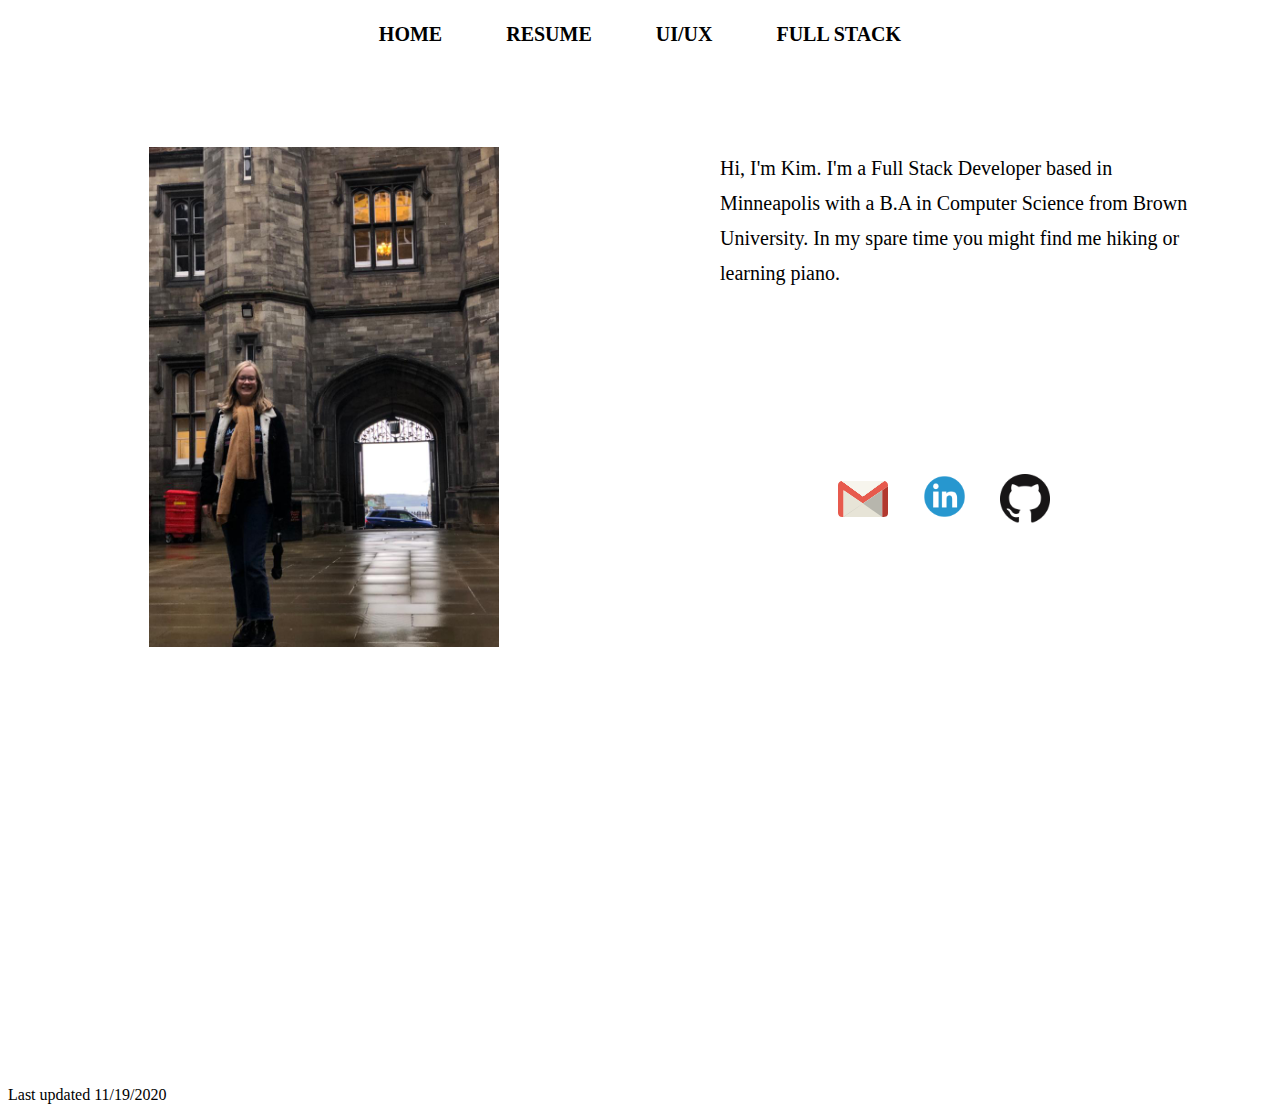
<file: index.html>
<!DOCTYPE html>
<html>
  <head>
    <link rel="stylesheet" href="style.css">
    <title>Kim Brown Portfolio</title>
    <meta charset="UTF-8">
    <meta name="viewport" content="width=device-width, initial-scale=1">
    <link rel="icon"
        type="image/png"
        href="favicon.png">
    <link rel="stylesheet" href="https://cdnjs.cloudflare.com/ajax/libs/font-awesome/4.7.0/css/font-awesome.min.css">
    <script>
        function myFunction() {
          var x = document.getElementById("myTopnav");
          if (x.className === "topnav") {
            x.className += " responsive";
          } else {
            x.className = "topnav";
          }
      }
    </script>
  </head>
  <body>

    <div id="gradient">
      <div class="topnav" id="myTopnav">
        <a href="">Home</a>
        <a href="resume.html">Resume</a>
        <a href="ux.html">UI/UX</a>
        <a href="backend.html">Full Stack</a>
        <a href="javascript:void(0);" class="icon" onclick="myFunction()">
          <i class="fa fa-bars"></i>
        </a>
      </div>
      <br>
      <br>
      <br>
      <div class="grid-container-home">
        <div class="grid-item-home">
          <p style="text-align: center">
            <img src="img/edinburgh.jpeg" style="width: 350px; height: 500px;
                margin-top: 20px margin-left: 10%">
          </p>
        </div>
        <div class="grid-item-home">
          <p class="home-text">
            Hi, I'm Kim. I'm a Full Stack Developer based in Minneapolis with a
            B.A in Computer Science from Brown University. In my spare time you
            might find me hiking or learning piano.
          </p>
          <br>
          <br>
          <br>
          <br>
          <br>
          <br>
          <p class="home-text" style="text-align: center">
            <a href = "mailto: kimberly_brown1@alumni.brown.edu" target="_blank">
              <img src="img/gmail-icon.svg" class="social-media-icon">
            </a>
            <a href="https://www.linkedin.com/in/kimberly-brown-17a242141/" target="_blank">
              <img src="img/linkedin_icon.png" class="social-media-icon" style="width: 55px; height: 55px;">
            </a>
            <a href="https://github.com/kimberly-brown" target="_blank">
              <img src="img/github_icon.png" class="social-media-icon">
            </a>
          </p>
        </div>
      </div>
      <br>
      <br>
      <br>
      <br>
      <br>
      <br>
      <br>
      <br>
      <br>
      <br>
      <br>
      <br>
      <br>
      <br>
      <br>
      <br>
      <br>
      <br>
    </div>
  </body>
  <footer>
      Last updated 11/19/2020
    </footer>
</html>
</file>
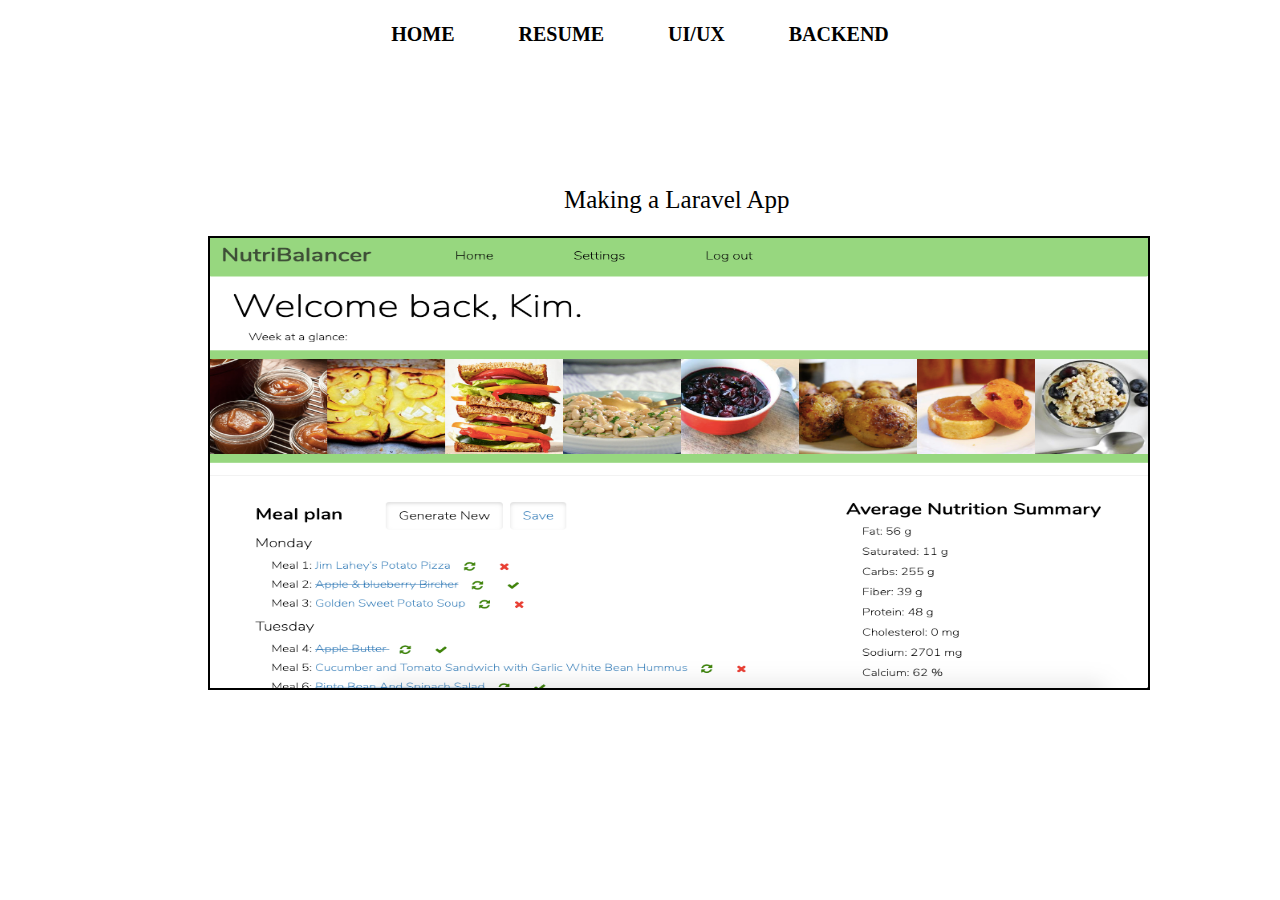
<file: backend.html>
<!DOCTYPE html>
<html>
<head>
  <link rel="stylesheet" href="style.css">
  <title>Kim Brown Portfolio</title>
  <meta charset="UTF-8">
  <meta name="viewport" content="width=device-width, initial-scale=1">
  <link rel="icon"
      type="image/png"
      href="favicon.png">
</head>
<body>

<div id="gradient">
  <div class="topnav" id="myTopnav">
    <a href="index.html">Home</a>
    <a href="resume.html">Resume</a>
    <a href="work.html">UI/UX</a>
    <a href="backend.html">Backend</a>
  </div>

    <div class="grid-item" style="margin-left:200px; height:450px">
      <p>Making a Laravel App</p>
      <a href="nutribalancer.html">
        <img class="work-photos" src="img/NutriBalancer/dashboard.png" style="height:450px">
      </a>
    </div>

  <p></p>
</div>

</body>
</html>
</file>
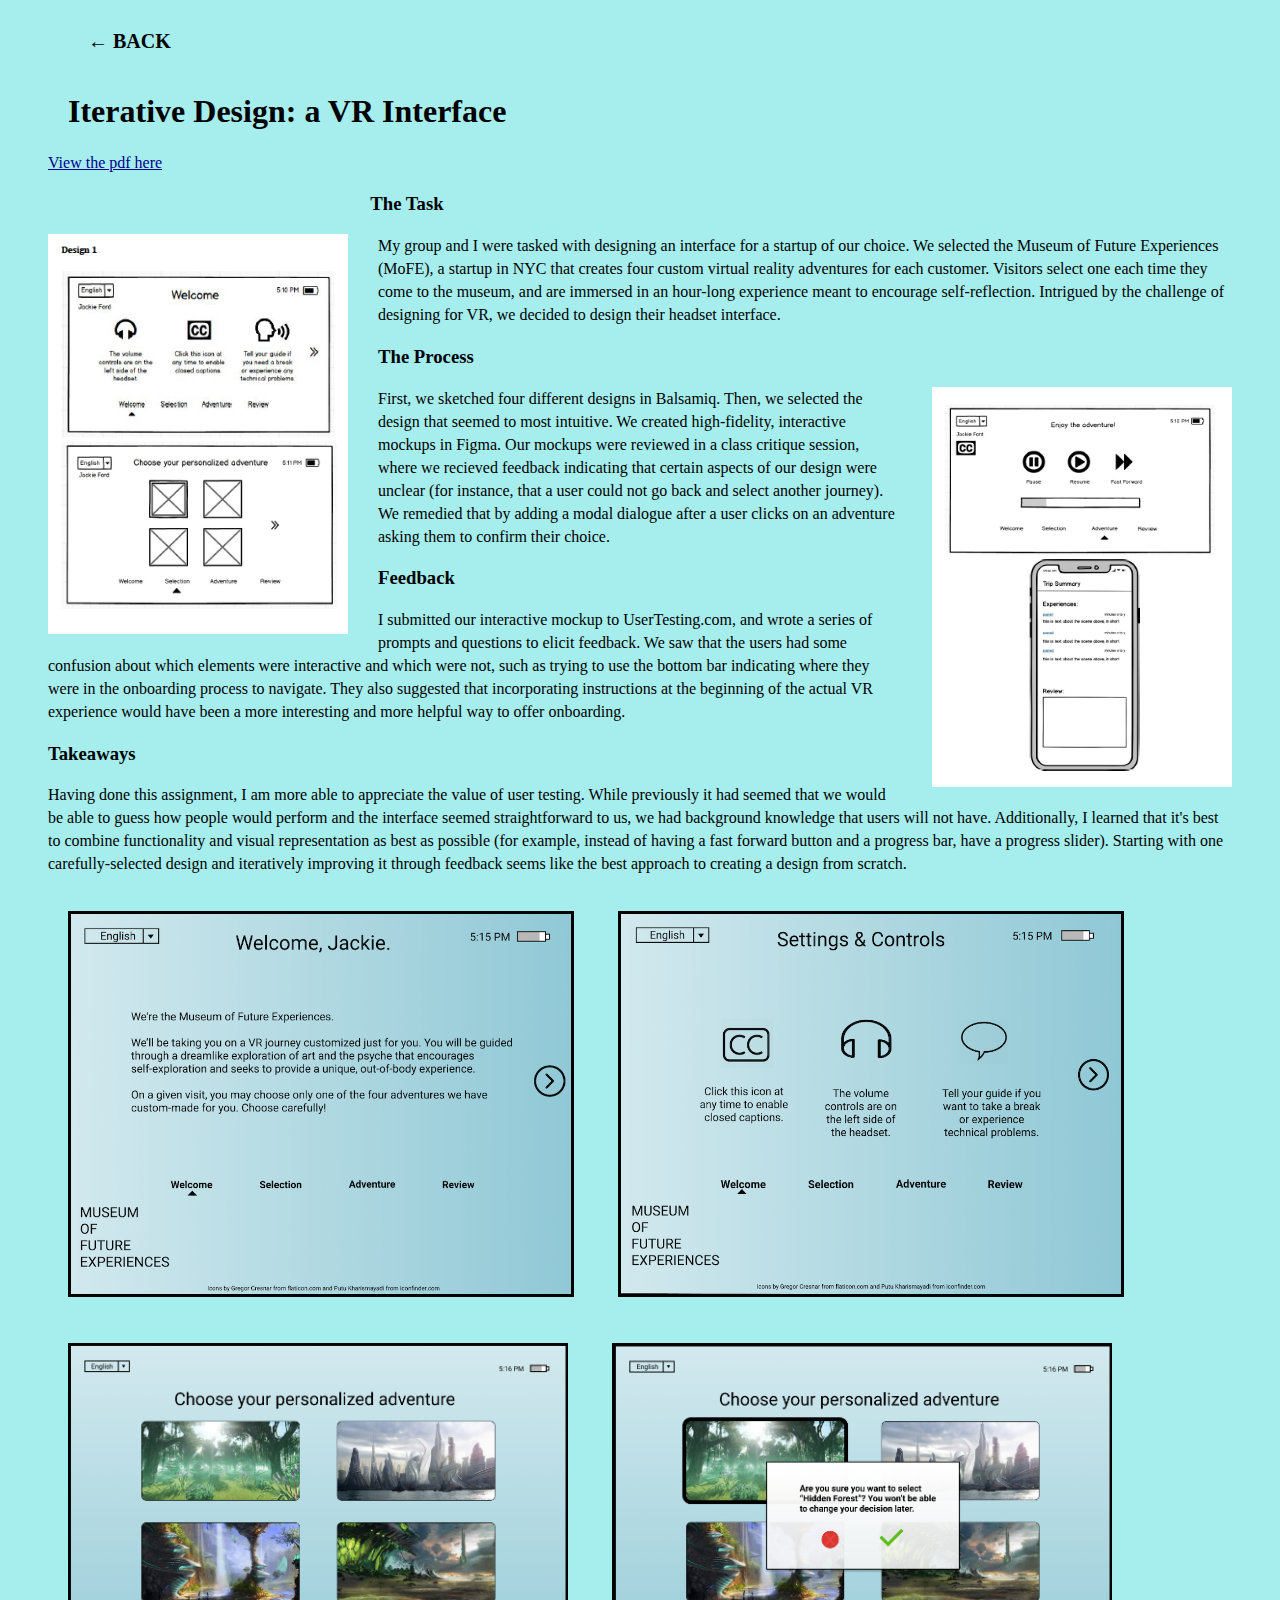
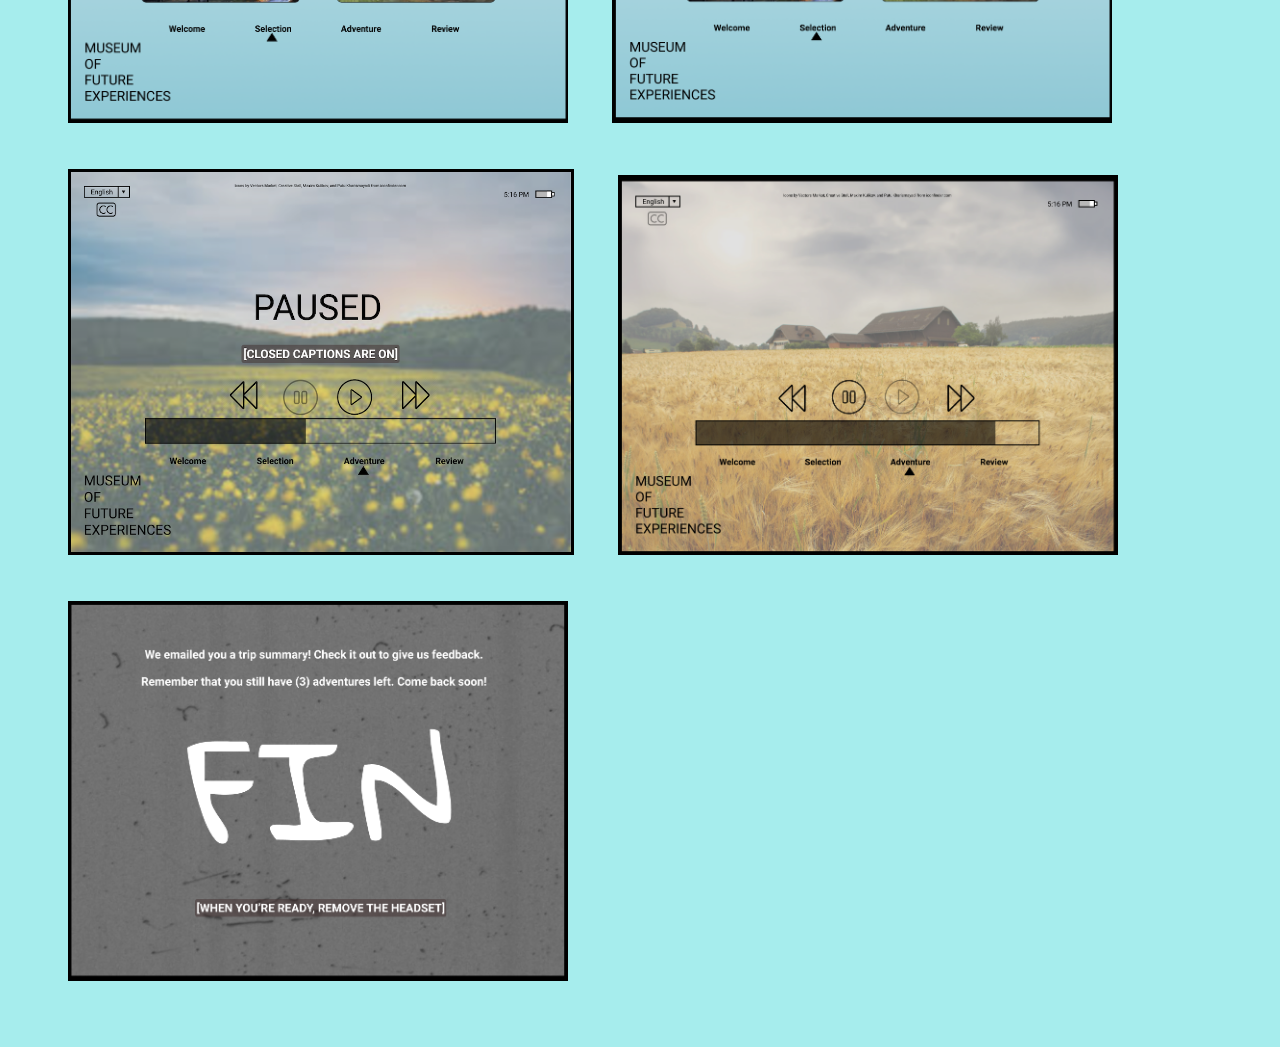
<file: iterative_design.html>
<!DOCTYPE html>
<html>
<head>
  <link rel="stylesheet" href="style.css">
  <title>Kim Brown Portfolio</title>
  <meta charset="UTF-8">
  <meta name="viewport" content="width=device-width, initial-scale=1">
  <link rel="icon"
      type="image/png"
      href="favicon.png">
</head>
<body style="background-color: #a6eded">
  <div class="back-button">
    <a href="work.html">&#x2190; Back</a>
  </div>
  <div class="body-text">
  <h1>Iterative Design: a VR Interface</h1>
  <p><a href="https://drive.google.com/file/d/1EpIwM536FqBBgGLaYb6HduYL8vQ6AHxW/view?usp=sharing" target="_blank">
    View the pdf here </a>
  </p>
  <h3>&nbsp;&nbsp;&nbsp;&nbsp;&nbsp;&nbsp;&nbsp;&nbsp;&nbsp;&nbsp;&nbsp;&nbsp;&nbsp;
    &nbsp;&nbsp;&nbsp;&nbsp;&nbsp;&nbsp;&nbsp;&nbsp;&nbsp;&nbsp;&nbsp;&nbsp;&nbsp;
    &nbsp;&nbsp;&nbsp;&nbsp;&nbsp;&nbsp;&nbsp;&nbsp;&nbsp;&nbsp;&nbsp;&nbsp;&nbsp;
    &nbsp;&nbsp;&nbsp;&nbsp;&nbsp;&nbsp;&nbsp;&nbsp;&nbsp;&nbsp;&nbsp;&nbsp;&nbsp;
    &nbsp;&nbsp;&nbsp;&nbsp;&nbsp;&nbsp;&nbsp;&nbsp;&nbsp;&nbsp;&nbsp;&nbsp;

    The Task</h3>
  <p>
    <img src="img/balsamiq1.png" align="left" style="margin-right:30px; height: 400px; width: 300px">
    My group and I were tasked with designing an interface for a startup of our
    choice. We selected the Museum of Future Experiences (MoFE), a startup in
    NYC that creates four custom virtual reality adventures for each customer.
    Visitors select one each time they come to the museum, and are immersed in
    an hour-long experience meant to encourage self-reflection. Intrigued by
    the challenge of designing for VR, we decided to design their headset interface.
  </p>
  <h3>The Process</h3>
  <p>
    <img src="img/balsamiq2.png" align="right" style="margin-left:30px; height: 400px; width: 300px">
    First, we sketched four different designs in Balsamiq. Then, we selected the
    design that seemed to most intuitive.
    We created high-fidelity, interactive mockups in Figma. Our mockups were
    reviewed in a class critique session, where we recieved feedback indicating
    that certain aspects of our design were unclear (for instance, that a user
    could not go back and select another journey). We remedied that by adding
    a modal dialogue after a user clicks on an adventure asking them to confirm
    their choice.
  </p>
  <h3>Feedback</h3>
  <p>
    I submitted our interactive mockup to UserTesting.com, and wrote a series of
    prompts and questions to elicit feedback. We saw that the users had some
    confusion about which elements were interactive and which were not, such as
    trying to use the bottom bar indicating where they were in the onboarding
    process to navigate. They also suggested that
    incorporating instructions at the beginning of the actual VR experience
    would have been a more interesting and more helpful way to offer
    onboarding.
  </p>
  <h3>Takeaways</h3>
  <p>
    Having done this assignment, I am more able to appreciate the value of
    user testing. While previously it had seemed that we would be able to guess
    how people would perform and the interface seemed straightforward to us, we
    had background knowledge that users will not have. Additionally, I learned
    that it's best to combine functionality and visual representation as best
    as possible (for example, instead of having a fast forward button and a
    progress bar, have a progress slider).

    Starting
    with one carefully-selected design and iteratively improving it through
    feedback seems like the best approach to creating a design from scratch.
  </p>
  <p>
    <img style="width:500px; height: 380px; border: 3px solid black; margin:20px" src="img/VR1.png">
    <img style="width:500px; height: 380px; border: 3px solid black; margin:20px" src="img/VR2.png">
    <img style="width:500px; height: 380px; margin:20px" src="img/VR3.png">
    <img style="width:500px; height: 380px; margin:20px" src="img/VR4.png">
    <img style="width:500px; height: 380px; border: 3px solid black; margin:20px" src="img/VR5.png">
    <img style="width:500px; height: 380px; margin:20px" src="img/VR6.png">
    <img style="width:500px; height: 380px; margin:20px" src="img/VR7.png">
  </p>
</div>
</body>
</html>
</file>
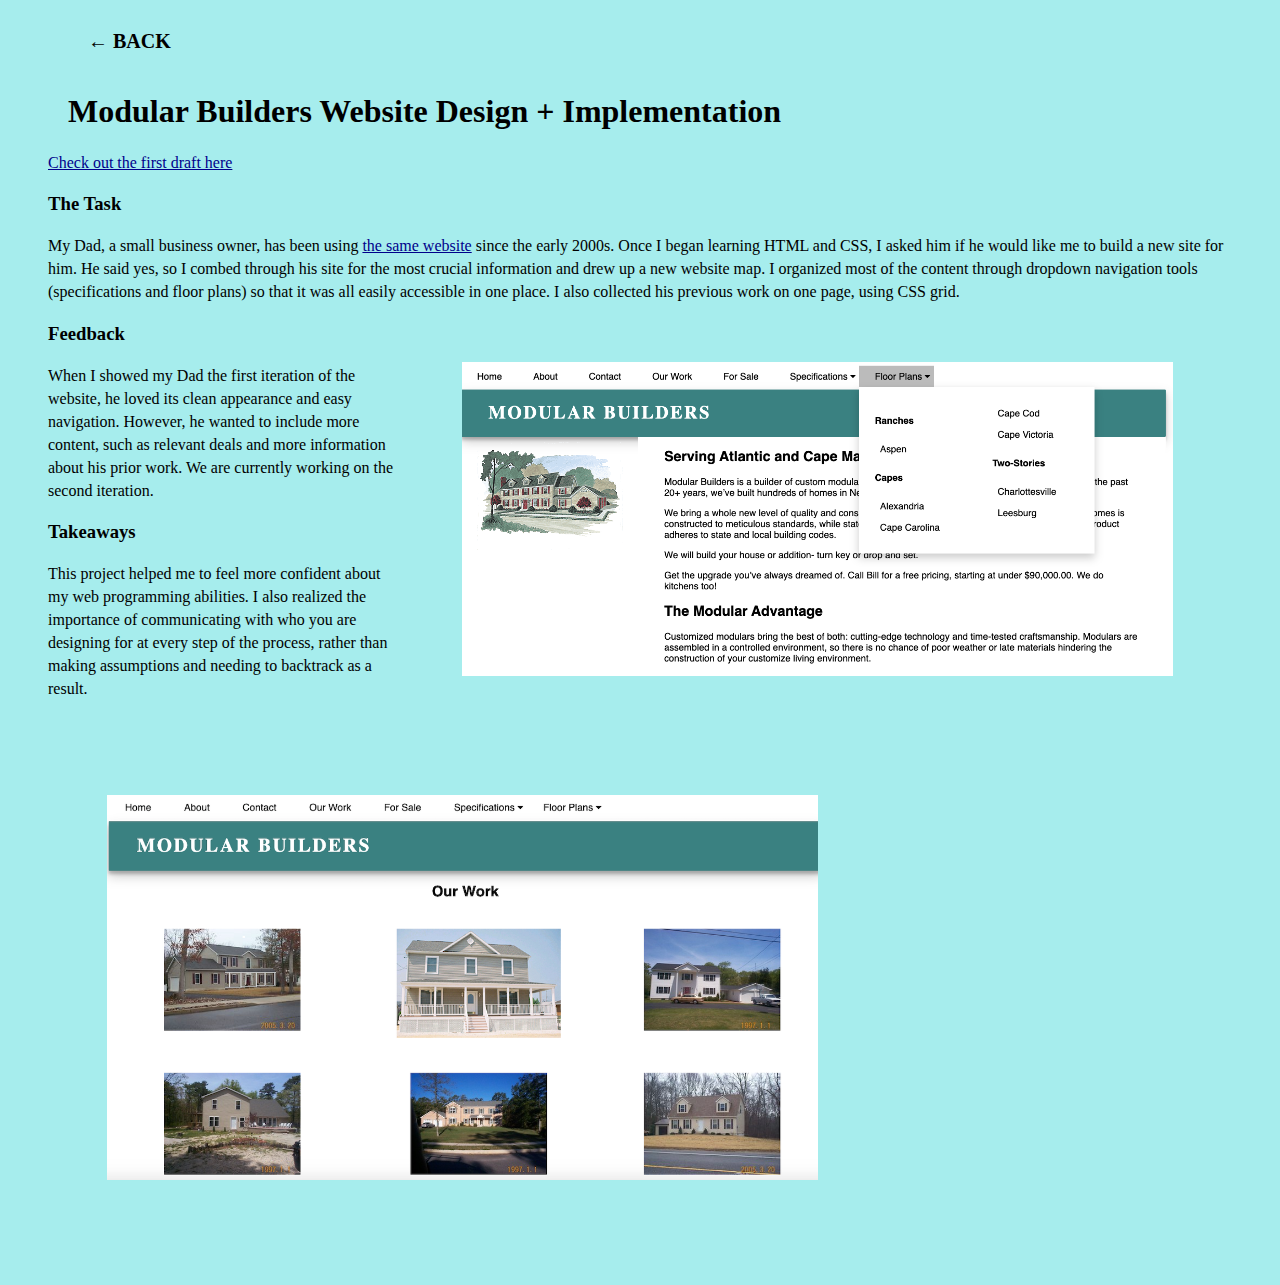
<file: modular_builders.html>
<!DOCTYPE html>
<html>
<head>
  <link rel="stylesheet" href="style.css">
  <title>Kim Brown Portfolio</title>
  <meta charset="UTF-8">
  <meta name="viewport" content="width=device-width, initial-scale=1">
  <link rel="icon"
      type="image/png"
      href="favicon.png">
</head>
<body style="background-color: #a6eded">
  <div class="back-button">
    <a href="work.html">&#x2190; Back</a>
  </div>
  <div class="body-text">
  <h1>Modular Builders Website Design + Implementation</h1>
  <p>
    <a href="https://kimberly-brown.github.io/modular-builders/" target="_blank">
      Check out the first draft here
    </a>
  </p>
  <h3>The Task</h3>
  <p>
    My Dad, a small business owner, has been using
    <a href="http://www.modularbuildersnj.com/" target="_blank">
      the same website</a> since the early 2000s.
     Once I began learning HTML and CSS, I asked him if he
    would like me to build a new site for him. He said yes, so I combed through
    his site for the most crucial information and drew up a new website map.
    I organized most of the content through dropdown navigation tools
    (specifications and floor plans) so that it was all easily accessible in one
    place. <img class="inline-photos" src="img/modular_build1.png" align="right"></img>
    I also collected his previous work on one page, using CSS grid.
  </p>
  <h3>Feedback</h3>
  <p>
    When I showed my Dad the first iteration of the website, he loved its clean
  appearance and easy navigation. However, he wanted to include more
  content, such as relevant deals and more information about his prior work.
  We are currently working on the second iteration.

  </p>
  <h3>Takeaways</h3>
  <p>
    This project helped me to feel more confident about my web programming abilities.
    I also realized the importance of communicating with who you
    are designing for at every step of the process, rather than making assumptions
    and needing to backtrack as a result.
  </p>
  <p>
    <img class="inline-photos" src="img/modular_build2.png">
  </p>
</div>
</body>
</html>
</file>
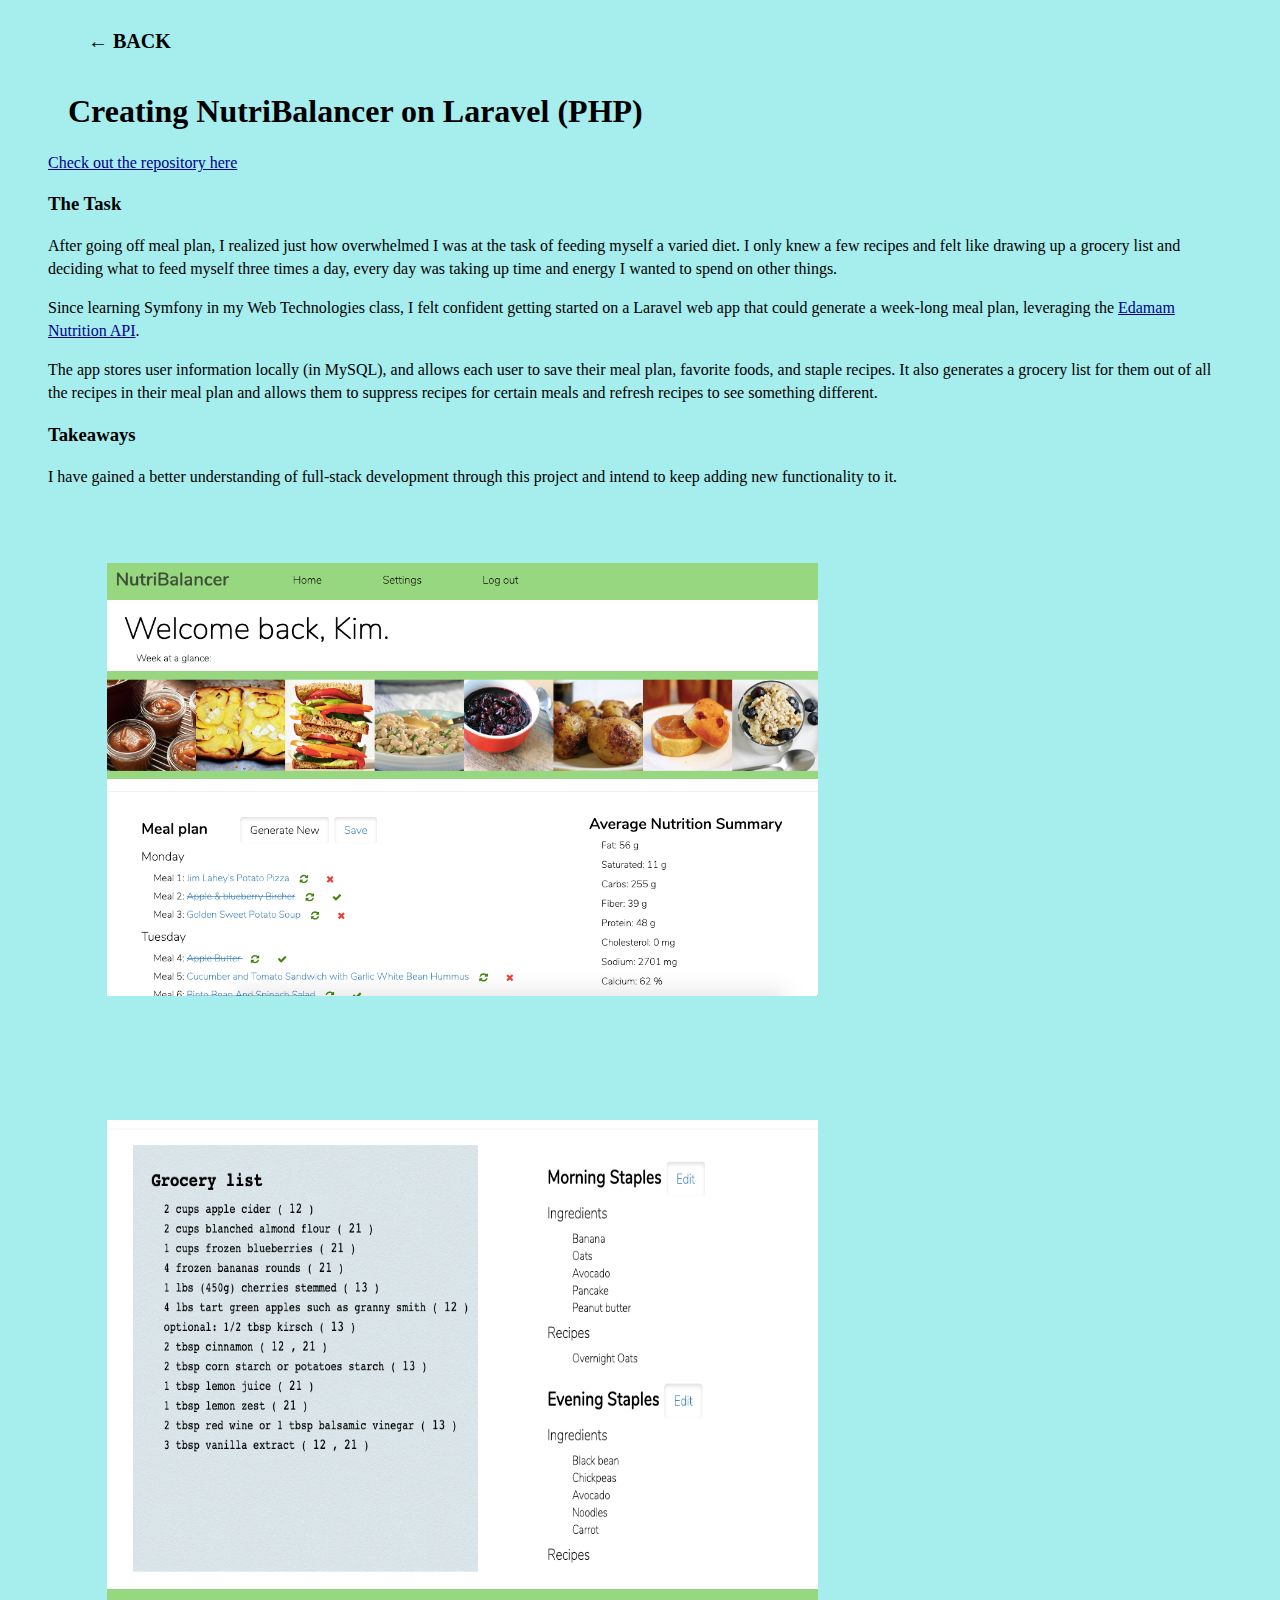
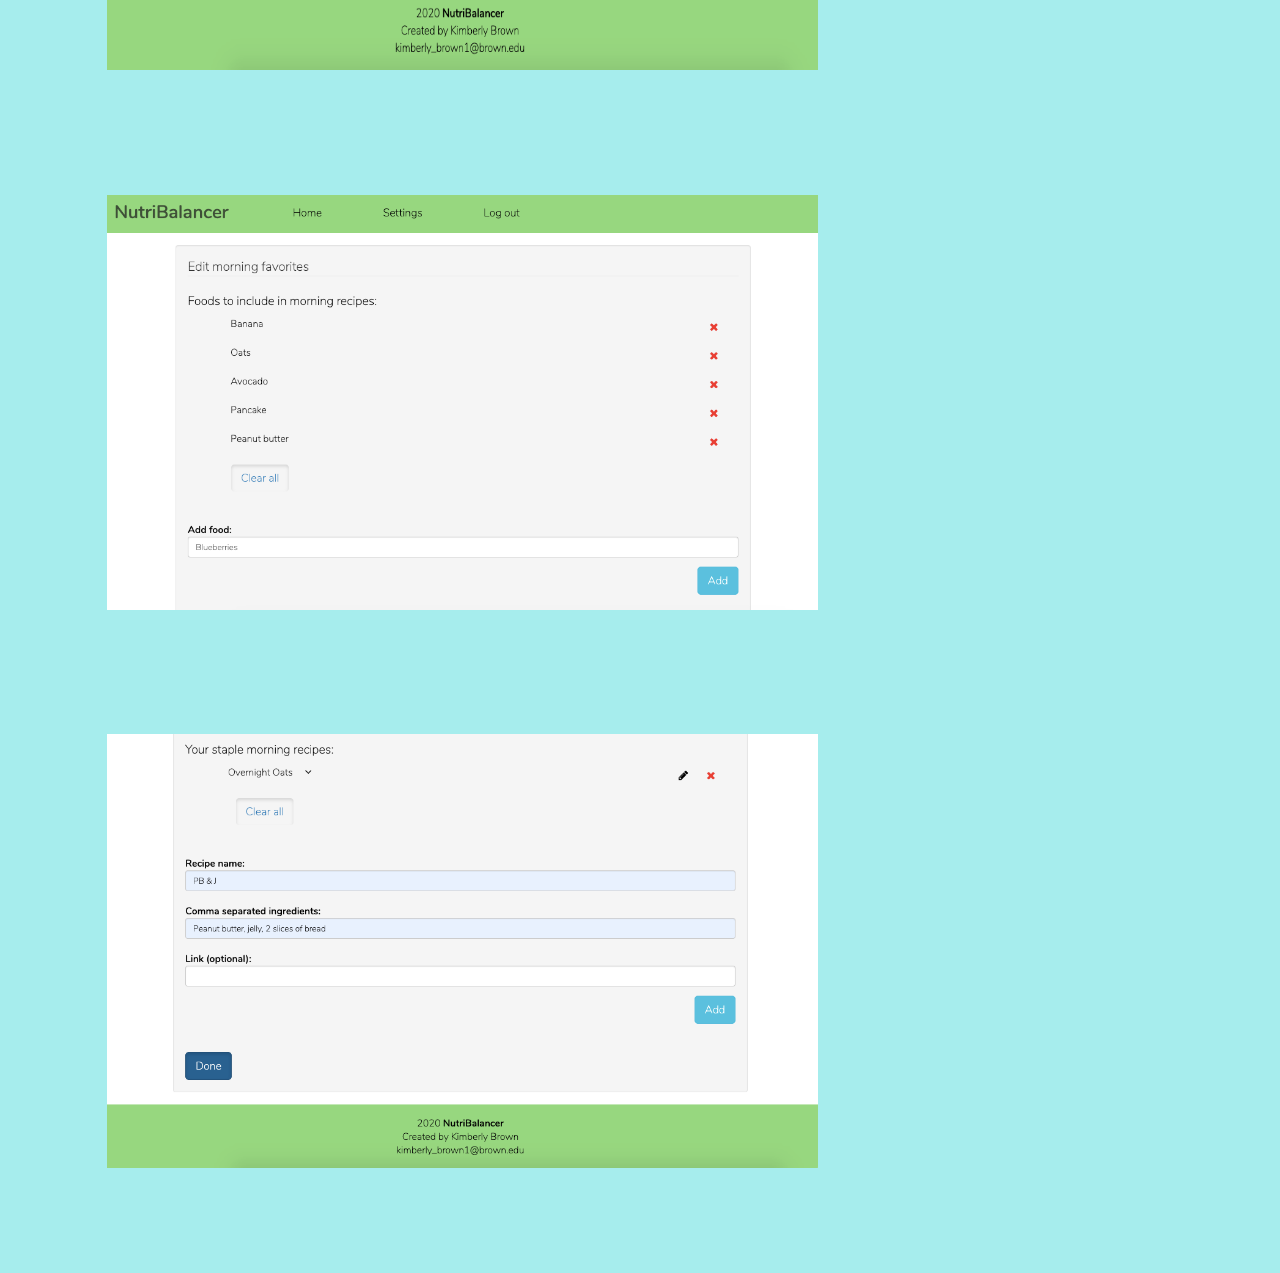
<file: nutribalancer.html>
<!DOCTYPE html>
<html>
<head>
  <link rel="stylesheet" href="style.css">
  <title>Kim Brown Portfolio</title>
  <meta charset="UTF-8">
  <meta name="viewport" content="width=device-width, initial-scale=1">
  <link rel="icon"
      type="image/png"
      href="favicon.png">
</head>
<body style="background-color: #a6eded">
  <div class="back-button">
    <a href="backend.html">&#x2190; Back</a>
  </div>
  <div class="body-text">
  <h1>Creating NutriBalancer on Laravel (PHP)</h1>
  <p>
    <a href="https://github.com/kimberly-brown/NutriBalancer" target="_blank">
      Check out the repository here
    </a>
  </p>
  <h3>The Task</h3>
  <p>
    After going off meal plan, I realized just how overwhelmed I was at
    the task of feeding myself a varied diet. I only knew a few recipes and felt
    like drawing up a grocery list and deciding what to feed myself three times
    a day, every day was taking up time and energy I wanted to spend on other
    things.
  </p>
  <p>
    Since learning Symfony in my Web Technologies class, I felt confident getting
    started on a Laravel web app that could generate a week-long meal plan,
    leveraging the <a href="https://developer.edamam.com/" target="_blank">
      Edamam Nutrition API</a>.
  </p>
  <p>
    The app stores user information locally (in MySQL), and allows each user to
    save their meal plan, favorite foods, and staple recipes. It also generates
    a grocery list for them out of all the recipes in their meal plan and allows
    them to suppress recipes for certain meals and refresh recipes to see
    something different.
  </p>

  <h3>Takeaways</h3>
  <p>
    I have gained a better understanding of full-stack development through this
    project and intend to keep adding new functionality to it.
  </p>
  <p>
    <img class="inline-photos" src="img/NutriBalancer/dashboard.png">
    <img class="inline-photos" src="img/NutriBalancer/grocery_list.png" style="height: 550px">
    <img class="inline-photos" src="img/NutriBalancer/add_favorite.png">
    <img class="inline-photos" src="img/NutriBalancer/add_recipe.png">

  </p>
</div>
</body>
</html>
</file>
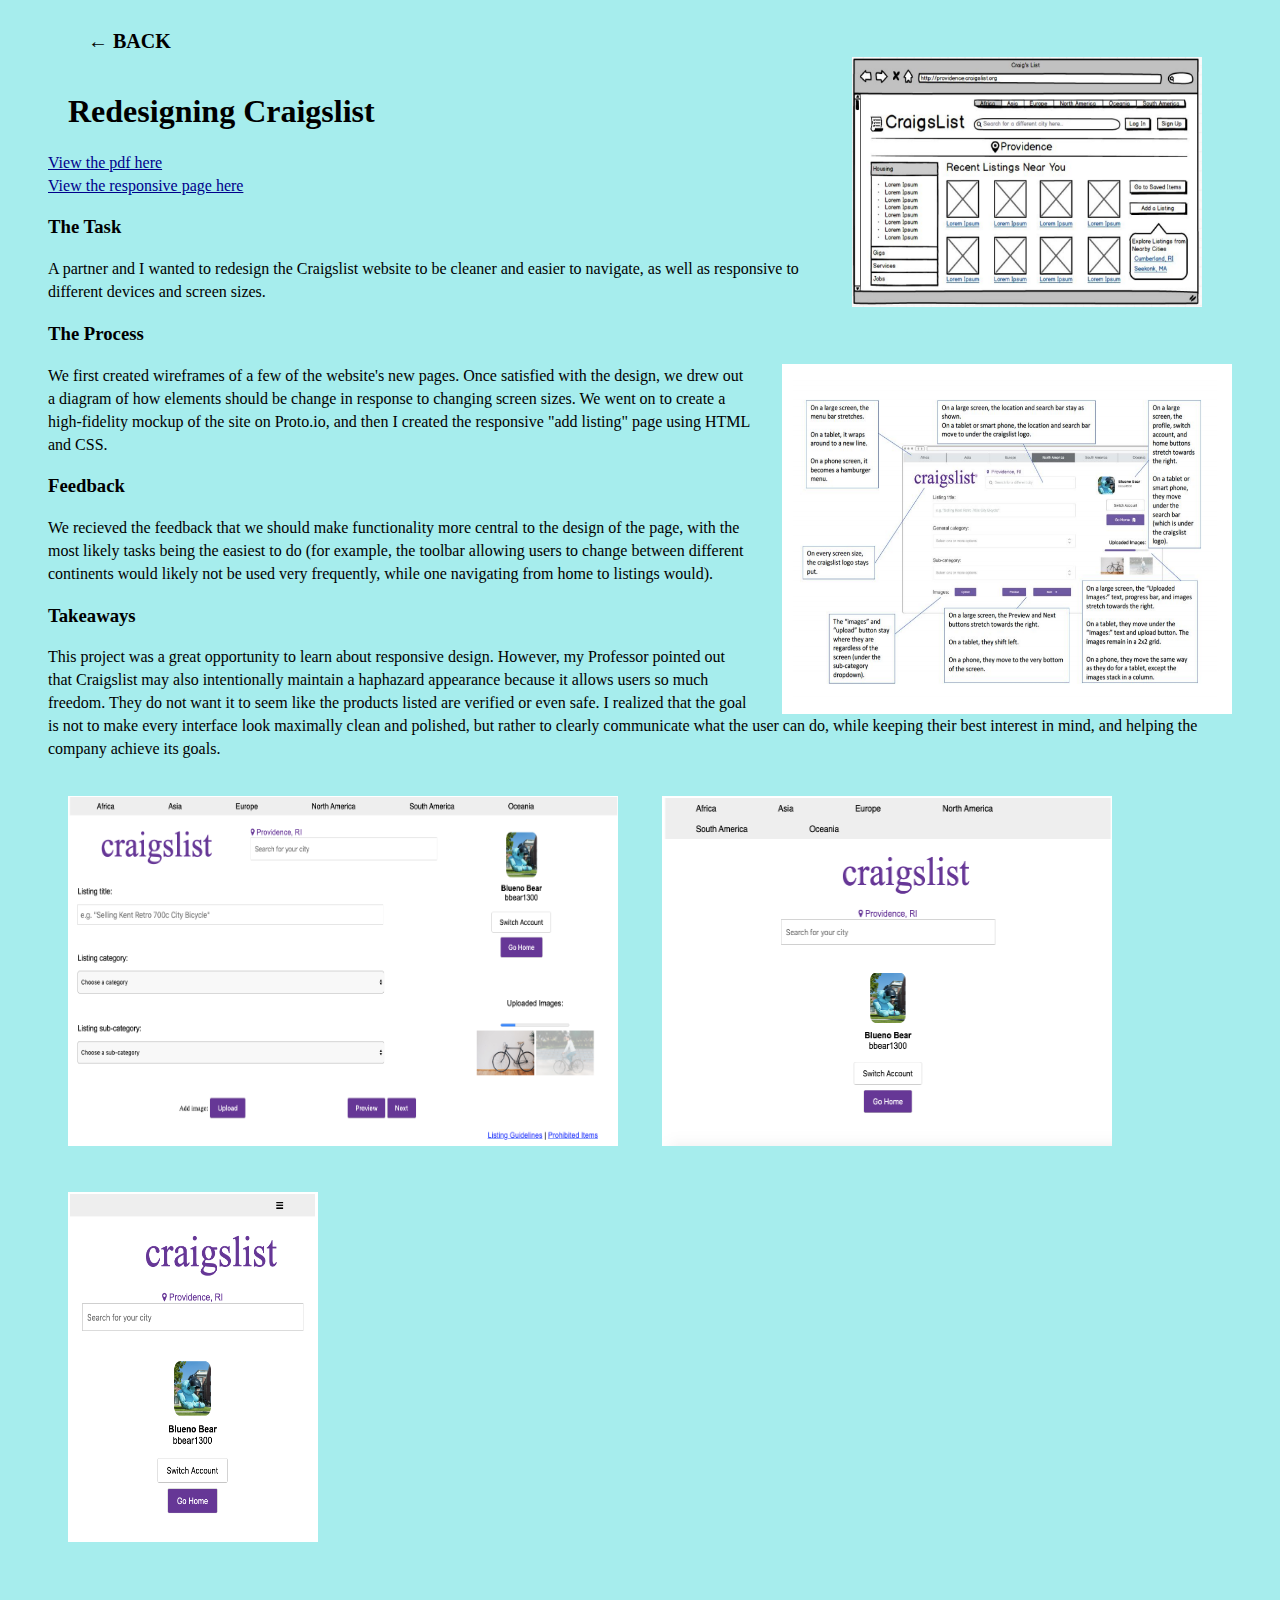
<file: redesign.html>
<!DOCTYPE html>
<html>
<head>
  <link rel="stylesheet" href="style.css">
  <title>Kim Brown Portfolio</title>
  <meta charset="UTF-8">
  <meta name="viewport" content="width=device-width, initial-scale=1">
  <link rel="icon"
      type="image/png"
      href="favicon.png">
</head>
<body style="background-color: #a6eded">
  <div class="back-button">
    <a href="work.html">&#x2190; Back</a>
  </div>
  <div class="body-text">
  <h1>Redesigning Craigslist</h1>
  <p>
    <a href="Redesign/RedesignPDF.pdf" target="_blank">
    View the pdf here
  </a><br />
    <a href="Redesign/redesign.html" target="_blank">
      View the responsive page here
    </a>

  </p>
  <h3>The Task</h3>
  <p>
    <img src="img/redesign1.png" align="right" style="margin-right: 30px; margin-bottom: 20px; margin-top: -200px; width: 350px; height: 250px">
    A partner and I wanted to redesign the Craigslist website to be cleaner and
    easier to navigate, as well as responsive to different devices and screen sizes.

  </p>
  <h3>The Process</h3>
  <p>
    <img src="img/redesign2.png" align="right" style="margin-left: 30px; width: 450px; height: 350px">
    We first created wireframes of a few of the website's new
    pages. Once satisfied with the design, we drew out a diagram of how elements
    should be change in response to changing screen sizes. We went on to create
    a high-fidelity mockup of the site on Proto.io, and then I created the
    responsive "add listing" page using HTML and CSS.
  </p>
  <h3>Feedback</h3>
  <p>
    We recieved the feedback that we should make functionality more central to the design of
    the page, with the most likely tasks being the easiest to do (for example,
    the toolbar allowing users to change between different continents would likely
    not be used very frequently, while one navigating from home to listings would).
  </p>
  <h3>Takeaways</h3>
  <p>
    This project was a great opportunity to learn about responsive design.
    However, my Professor pointed out that Craigslist may also intentionally
    maintain a haphazard appearance because it allows users so much freedom.
    They do not want it to seem like the products listed are verified or even safe.
    I realized that the goal is not to make every interface look maximally clean
    and polished, but rather to clearly communicate what the user can do, while
    keeping their best interest in mind, and helping the company achieve its goals. 
  </p>
  <p>
    <img src="img/redesign3.png" style="width:550px; height: 350px; padding: 20px;">
    <img src="img/redesign4.png" style="width:450px; height: 350px; padding: 20px">
    <img src="img/redesign5.png" style="width:250px; height: 350px; padding: 20px">
  </p>
</div>
</body>
</html>
</file>
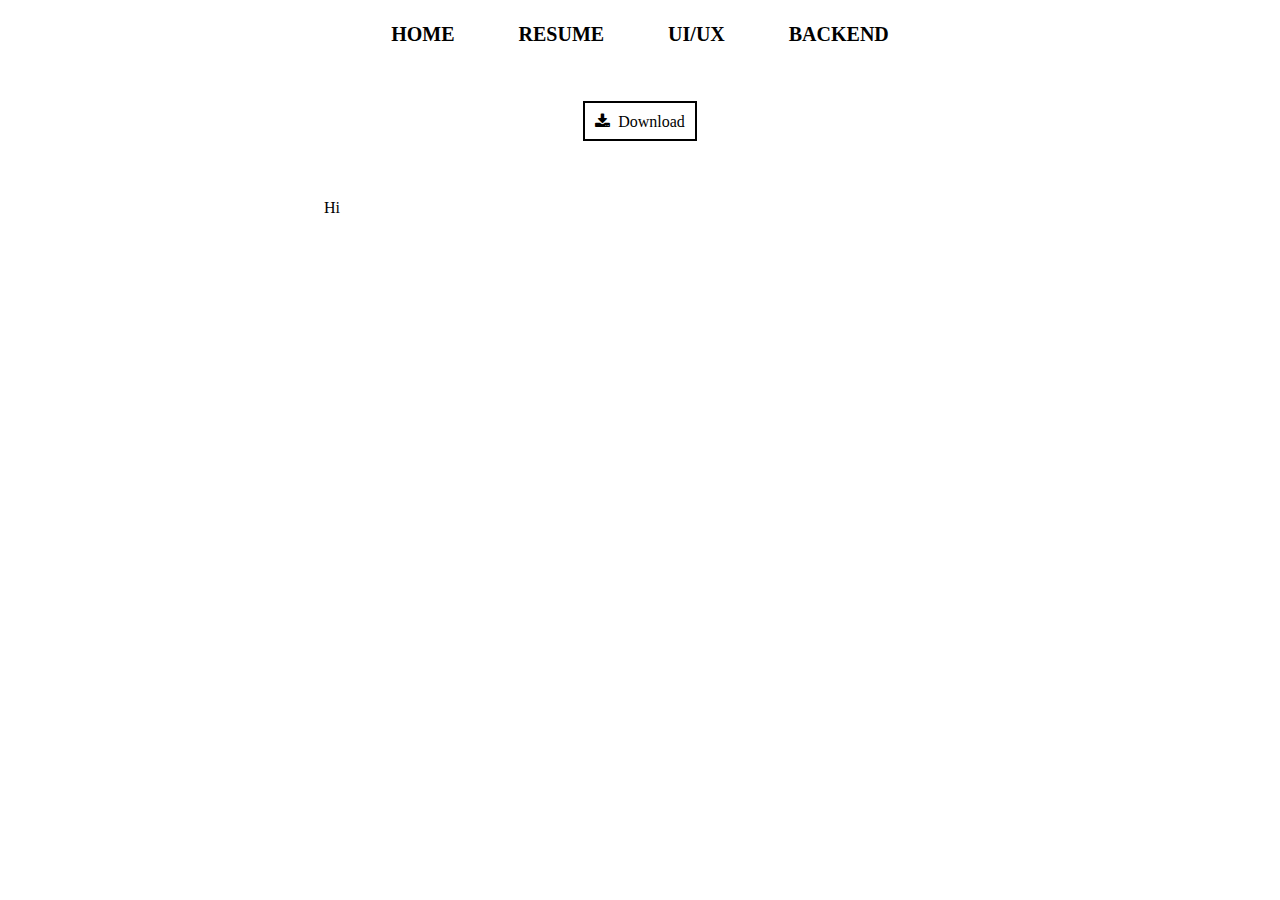
<file: resume.html>
<!DOCTYPE html>
<html>
<head>
  <link rel="stylesheet" href="style.css">
  <link rel="stylesheet" href="https://cdnjs.cloudflare.com/ajax/libs/font-awesome/4.7.0/css/font-awesome.min.css">
  <title>Kim Brown Portfolio</title>
  <meta charset="UTF-8">
  <meta name="viewport" content="width=device-width, initial-scale=1">
  <link rel="icon"
      type="image/png"
      href="favicon.png">
  <script>
      function myFunction() {
        var x = document.getElementById("myTopnav");
        if (x.className === "topnav") {
          x.className += " responsive";
        } else {
          x.className = "topnav";
        }
    }
  </script>
</head>
<body>

<div id="gradient2">
  <div class="topnav" id="myTopnav">
    <a href="index.html">Home</a>
    <a href="resume.html">Resume</a>
    <a href="work.html">UI/UX</a>
    <a href="backend.html">Backend</a>
    <a href="javascript:void(0);" class="icon" onclick="myFunction()">
      <i class="fa fa-bars"></i>
    </a>
  </div>
  <br />
    <p style="text-align: center">
      <button type="submit" onclick="window.open('resume2020.pdf')"
      class="fa fa-download download-resume">
        &nbsp;Download
      </button>
    </p>
    <br />
    <!--
    <div class="resume">
      <p>
        <img src="img/resume2020.png">
      </p>
    </div>-->
    <div class="grid-container-resume">
      <div></div>
      <div style="background-color:white;">
        <p>Hi</p>
      </div>
      <div></div>
  </div>
</div>
</body>
</html>
</file>
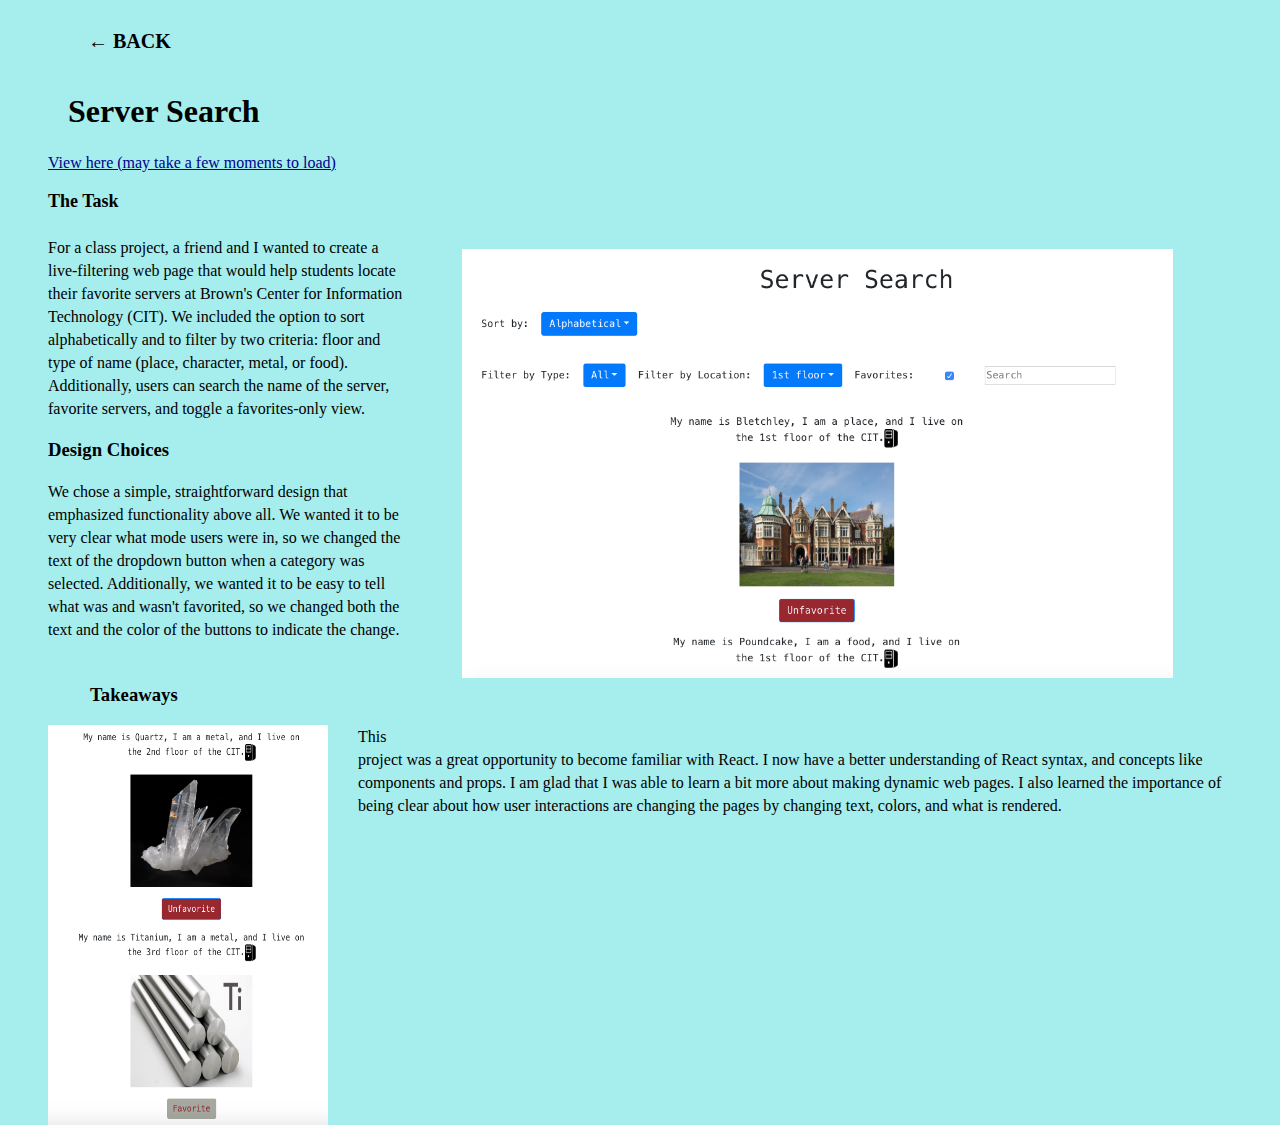
<file: server_search.html>
<!DOCTYPE html>
<html>
<head>
  <link rel="stylesheet" href="style.css">
  <title>Kim Brown Portfolio</title>
  <meta charset="UTF-8">
  <meta name="viewport" content="width=device-width, initial-scale=1">
  <link rel="icon"
      type="image/png"
      href="favicon.png">
</head>
<body style="background-color: #a6eded">
  <div class="back-button">
    <a href="work.html">&#x2190; Back</a>
  </div>
  <div class="body-text">
  <h1>Server Search</h1>
  <p><a href="https://quiet-forest-54350.herokuapp.com/" target="_blank">View here (may take a few moments to load)</a>
  </p>
  <p>
  <img class="inline-photos" src="img/server_search1.png" align="right">
    <b style="font-size: 18px;">The Task</b> <br /><br />
    For a class project, a friend and I wanted to create a live-filtering web
    page that would help students locate their favorite servers at Brown's
    Center for Information Technology (CIT). We included the option to sort
    alphabetically and to filter by two criteria: floor and type of name (place,
    character, metal, or food). Additionally, users can search the name of the
    server, favorite servers, and toggle a favorites-only view.
  </p>
  <h3>Design Choices</h3>
  <p>
    We chose a simple, straightforward design that emphasized functionality
    above all. We wanted it to be very clear what mode users were in, so we changed
    the text of the dropdown button when a category was selected. Additionally,
    we wanted it to be easy to tell what was and wasn't favorited, so we changed both the text and
    the color of the buttons to indicate the change.
  </p>
  <h3>&nbsp;&nbsp;&nbsp;&nbsp;&nbsp;&nbsp;&nbsp;&nbsp;&nbsp;&nbsp;&nbsp;&nbsp;&nbsp;
    &nbsp;&nbsp;&nbsp;&nbsp;&nbsp;&nbsp;&nbsp;&nbsp;&nbsp;&nbsp;&nbsp;&nbsp;&nbsp;
    &nbsp;&nbsp;&nbsp;&nbsp;&nbsp;&nbsp;&nbsp;&nbsp;&nbsp;&nbsp;&nbsp;&nbsp;&nbsp;
    &nbsp;&nbsp;&nbsp;&nbsp;&nbsp;&nbsp;&nbsp;&nbsp;&nbsp;&nbsp;&nbsp;&nbsp;&nbsp;
    &nbsp;&nbsp;&nbsp;&nbsp;&nbsp;&nbsp;&nbsp;&nbsp;&nbsp;Takeaways</h3>
  <p>
    <img src="img/server_search2.png" align="left" style="width: 280px; height: 400px; margin-right: 30px">
    This project was a great opportunity to become familiar with React.
    I now have a better understanding of React syntax, and concepts like
    components and props. I am glad that I was able to learn a bit more about making dynamic
    web pages. I also learned the importance of being clear about
    how user interactions are changing the pages by changing text, colors, and
    what is rendered.
  </p>
</div>
</body>
</html>
</file>
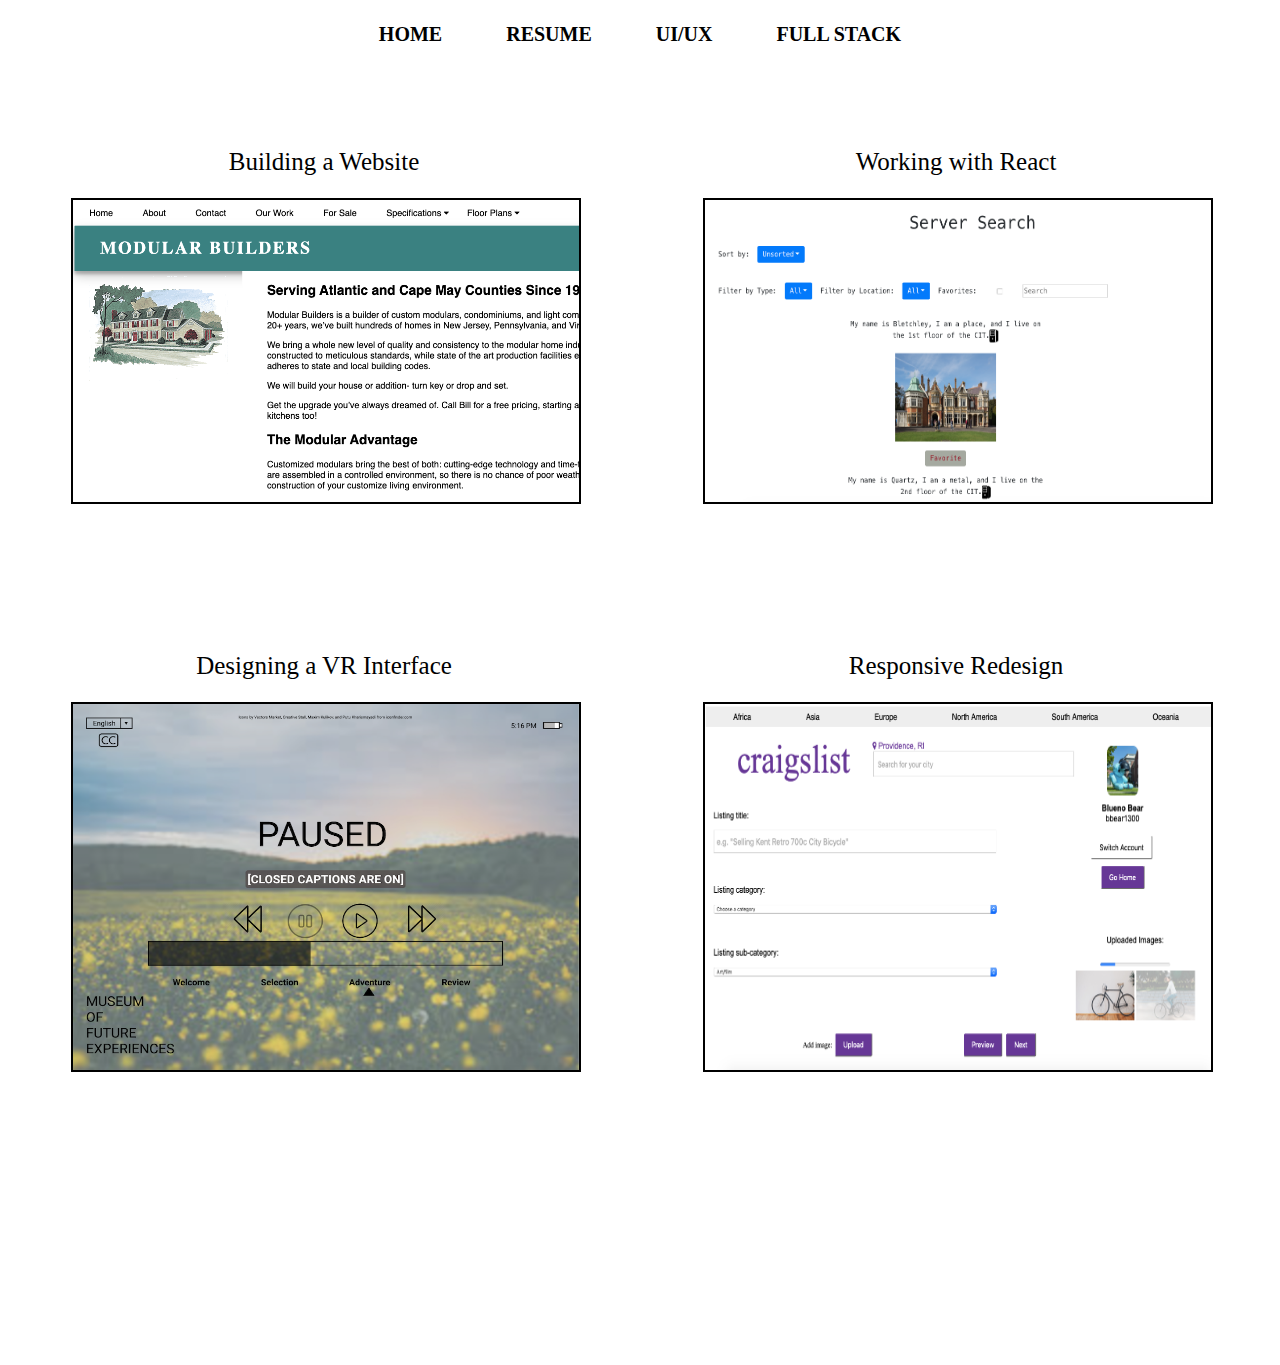
<file: ux.html>
<!DOCTYPE html>
<html>
<head>
  <link rel="stylesheet" href="style.css">
  <title>Kim Brown Portfolio</title>
  <meta charset="UTF-8">
  <meta name="viewport" content="width=device-width, initial-scale=1">
  <link rel="stylesheet" href="https://cdnjs.cloudflare.com/ajax/libs/font-awesome/4.7.0/css/font-awesome.min.css">
  <link rel="icon"
      type="image/png"
      href="favicon.png">
  <script>
      function myFunction() {
        var x = document.getElementById("myTopnav");
        if (x.className === "topnav") {
          x.className += " responsive";
        } else {
          x.className = "topnav";
        }
    }
  </script>
</head>
<body>
  <div id="gradient">
    <div class="topnav" id="myTopnav">
      <a href="index.html">Home</a>
      <a href="resume.html">Resume</a>
      <a href="ux.html">UI/UX</a>
      <a href="backend.html">Full Stack</a>
      <a href="javascript:void(0);" class="icon" onclick="myFunction()">
        <i class="fa fa-bars"></i>
      </a>
    </div>

    <div class="grid-container">
      <div class="grid-item">
        <p>Building a Website</p>
        <a href="modular_builders.html">
          <img src="img/modular-builders/modular_build.png">
        </a>
      </div>

      <div class="grid-item">
        <p>Working with React</p>
        <a href="server_search.html">
          <img src="img/server-search/server_search.png">
        </a>
      </div>

      <div class="grid-item">
        <p>Designing a VR Interface</p>
        <a href="iterative_design.html">
          <img src="img/VR/VR5.png">
        </a>
      </div>

      <div class="grid-item">
        <p>Responsive Redesign</p>
        <a href="redesign.html">
          <img src="img/redesign/redesign.png">
        </a>
      </div>
    </div>
    <br>
    <br>
    <br>
    <br>
    <br>
    <br>
    <br>
    <br>
    <br>
  </div>
</body>
</html>
</file>
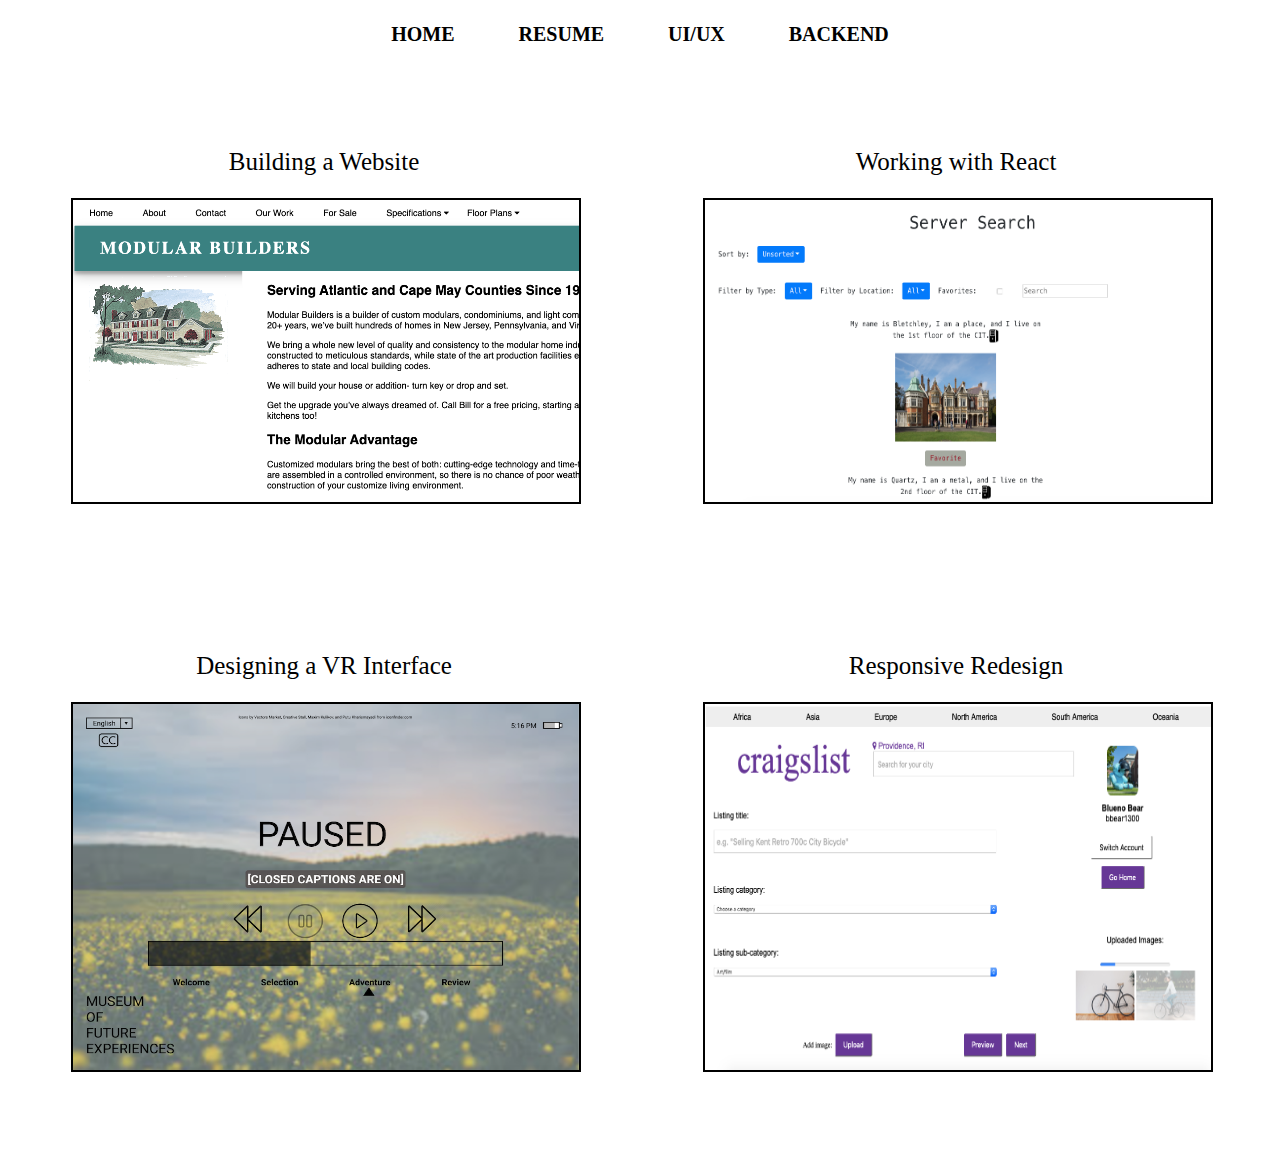
<file: work.html>
<!DOCTYPE html>
<html>
<head>
  <link rel="stylesheet" href="style.css">
  <title>Kim Brown Portfolio</title>
  <meta charset="UTF-8">
  <meta name="viewport" content="width=device-width, initial-scale=1">
  <link rel="icon"
      type="image/png"
      href="favicon.png">
</head>
<body>
  <div id="gradient">
    <div class="topnav" id="myTopnav">
      <a href="index.html">Home</a>
      <a href="resume.html">Resume</a>
      <a href="work.html">UI/UX</a>
      <a href="backend.html">Backend</a>
    </div>

    <div class="grid-container">
      <div class="grid-item">
        <p>Building a Website</p>
        <a href="modular_builders.html">
          <img class="work-photos" src="img/modular_build.png">
        </a>

      </div>
      <div class="grid-item">
        <p>Working with React</p>
        <a href="server_search.html">
          <img class="work-photos" src="img/server_search.png">
        </a>
      </div>
      <div class="grid-item">
        <p>Designing a VR Interface</p>
        <a href="iterative_design.html">
          <img class="work-photos" src="img/VR5.png">
        </a>
      </div>
      <div class="grid-item">
        <p>Responsive Redesign</p>
        <a href="redesign.html">
          <img class="work-photos" src="img/redesign.png">
        </a>
      </div>
    </div>

  </div>
</body>
</html>
</file>
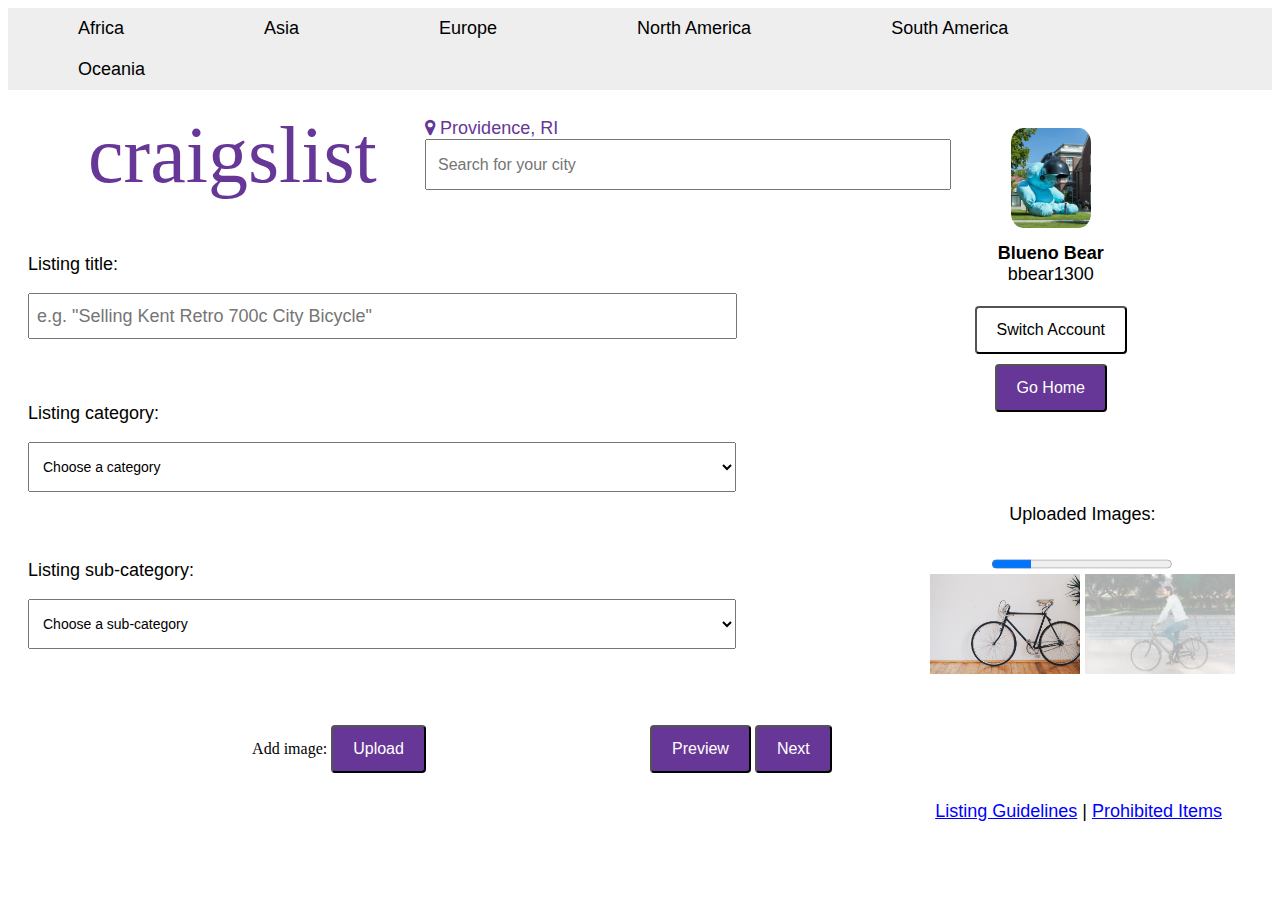
<file: Redesign/redesign.html>
<!DOCTYPE html>
<html>
<head>
<meta name="viewport" content="width=device-width, initial-scale=1">
<link rel="stylesheet"
 href="https://cdnjs.cloudflare.com/ajax/libs/font-awesome/4.7.0/css/font-awesome.min.css">
 <link rel="stylesheet" href="redesign.css">
</head>
<body>
  <div class="topnav" id="myTopnav">
    <a>Africa</a>
    <a>Asia</a>
    <a>Europe</a>
    <a>North America</a>
    <a>South America</a>
    <a>Oceania</a>
    <a href="javascript:void(0);" class="icon" onclick="myFunction()">
      <i class="fa fa-bars"></i>
    </a>
  </div>

<div class="row">
  <div class="column-top">
    <div class="craigslist">
      craigslist
    </div>
  </div>
  <div class="column-top">
    <p style="color: #663796;">
      <i class="fa fa-map-marker"></i> Providence, RI
      <br>
      <input style="font-size: 16px;"
      type="text" class="searchbar" placeholder="  Search for your city">
    </p>
  </div>

  <div class="column-top" align="center">
    <p style="color:black"><img class="blueno" src="Blueno.jpg"><br>
      <strong>Blueno Bear</strong><br>
      bbear1300<br><br>
      <button type="button" class="account-button" style="background-color: white; color: black;">Switch Account</button>
      <br>
      <button type="button" class="account-button">Go Home</button>
    </p>
  </div>
</div>
<br>
<br>

<div class="row">
  <div class="left-main">
        <form required>
          <p style="margin-left:20px">Listing title:</p>
            <input type="text"
            name="title"
            style="height:40px; font-size:18px; width: 79.2%; margin-left: 20px;
            top: -90px;"
            placeholder=' e.g. "Selling Kent Retro 700c City Bicycle"'
            required>
          <br>
          <br>
          <br>
          <p style="margin-left: 20px">Listing category:</p>
            <select name="category"
             required>
              <option value=""  disabled selected>Choose a category</option>
              <option value="jobOff">Job offer</option>
              <option value="gig">Gig offer</option>
              <option value="jobWan">Job wanted</option>
              <option value="housOff">Housing offer</option>
              <option value="housWan">Housing wanted</option>
              <option value="saleOwn">For sale by owner</option>
              <option value="saleDeal">For sale by dealer</option>
              <option value="wantOwn">Wanted by owner</option>
              <option value="wantDeal">Wanted by dealer</option>
              <option value="servOff">Service offered</option>
              <option value="event">Event/class</option>
            </select>
          <p style="margin-left: 20px">Listing sub-category:</p>
            <select name="subcategory" required>
              <option value="" disabled selected>Choose a sub-category</option>
              <option value="">Art/film</option>
              <option value="">Literary</option>
              <option value="">Tech</option>
              <option value="">Career</option>
              <option value="">Fitness/health</option>
              <option value="">Music</option>
              <option value="">Food/drink</option>
              <option value="">Outdoor</option>
              <option value="">Sale</option>
            </select>
      <br>
      <br>
      <br>
    </form>
  </div>

  <div class="right-main">
    <p style="color: black">Uploaded Images:<p>
    <progress value="22" max="100"></progress><br>
    <img class="pictures" src="bicycle.jpeg">
    <img class="pictures" src="side-view.jpg" style="filter:opacity(34%)">
  </div>
</div>

<div class="row">
  <div class="left-bottom">
    Add image: <button type="button" class="uploadbutton">Upload</button>
  </div>

  <div class="center-bottom">
    <button type="button" class="previewbutton">Preview</button>
    <input type="submit" value="Next" class="nextbutton">
  </div>

  <div class="right-bottom">
    <p><a style="color: blue; text-decoration: underline">Listing Guidelines</a>
      | <a style="color: blue; text-decoration: underline">Prohibited Items</a> </p>
  </div>
</div>

  <script>
  function myFunction() {
    var x = document.getElementById("myTopnav");
    if (x.className === "topnav") {
      x.className += " responsive";
    } else {
      x.className = "topnav";
    }
  }
  </script>
</body>
</html>
</file>
<file: style.css>
/* base --------------------------------------------------------------------- */
body {
  font-family: Georgia;
  line-height: 23px;
}

a {
  color: darkblue;
}

h1 {
  margin-left: 20px;
  line-height: 1.1em;
}

/* general ------------------------------------------------------------------ */
#gradient {
    height: 100%;
    width: 100%;
}

.inline-photos {
  width: 60%;
  height: 60%;
  padding: 5%;
}

/* topnav ------------------------------------------------------------------- */
@media screen and (max-width: 700px) {
  .topnav a {display: none;}
  .topnav a.icon {
    display: block;
    position: absolute;
    right: 40%;
    top: 0;
  }
}

@media screen and (max-width: 700px) {
  .topnav.responsive {position: relative;}
  .topnav.responsive a.icon {
    position: absolute;
    right: 40%;
    top: 0;
  }
  .topnav.responsive a {
    float: none;
    display: block;
    text-align: left;
  }
}

.topnav {
  overflow: hidden;
  padding-top: 15px;
  padding-bottom: 15px;
  text-align: center;
  font-weight: bold;
}

.topnav .icon {
  display: none;
}

.topnav a {
  text-decoration: none;
  text-transform: uppercase;
  color: black;
  font-size: 20px;
  padding-left: 30px;
  padding-right: 30px;
  padding-bottom: 20px;
  padding-top: 20px;
}

.topnav a:hover {
  /* background-color: lightgrey; */
  text-decoration: underline;
  text-decoration-color: #72a1a1;
  text-decoration-thickness: 25%;
}

/* home page ---------------------------------------------------------------- */
.home-text {
  font-size: 20px;
  line-height: 35px;
  margin-right: 80px;
  margin-left: 80px;
}

.home-text a {
  font-size: 20px;
  text-decoration: none;
  line-height: 35px;
}

.body-text {
  margin: 40px;
  color: black;
}

.social-media-icon {
  width: 50px;
  height: 50px;
  padding-right: 5%;
}

.social-media-icon:hover {
  opacity: 40%;
}

.grid-container-home {
  display: grid;
  grid-template-columns: 1fr;
}

@media (min-width: 700px) {
  .grid-container-home {
    grid-template-columns: repeat(2, 1fr);
  }
}

/* project selection grids -------------------------------------------------- */

.grid-container {
  display: grid;
  grid-template-columns: 1fr;
}

@media (min-width: 970px) {
  .grid-container {
    grid-template-columns: repeat(2, 1fr);
  }
}

.grid-item {
  font-size: 25px;
  margin: 10%;
  text-align: center;
}

.grid-item a img:hover {
    opacity: .4;
}

.grid-item img {
  width: 100%;
  height: 80%;
  border: 2px solid black;
}

/* resume page -------------------------------------------------------------- */

.resume img {
  width: 80%;
  height: 90%;
  text-align: center;
  margin-left: 10%;
  border: 2px solid black;
}

#resume-heading {
  text-align: center;
}

#resume-heading a {
  text-decoration: none;
}

.download-resume {
    background-color: white;
      padding-top: 10px;
      padding-bottom: 10px;
      padding-right: 10px;
      padding-left: 10px;
      transition-duration: 0.4s;
      border: 2px solid black;
}

.download-resume:hover {
    background-color: #72a1a1;
    color: white;
}

.grid-container-resume {
  display: grid;
  grid-template-columns: 1fr;
}

@media (min-width: 700px) {
  .grid-container-resume {
    grid-template-columns: 1fr 2fr 1fr;
  }
}

/* individual project page -------------------------------------------------- */

.project-page {
}

.project-page img {
    border: 2px solid black;
    margin: 20px;
    padding: 0px;
}

.project-page a {
    text-decoration: underline;
    color: #72a1a1;
    text-decoration-color: #72a1a1;
    text-decoration-thickness: 20%;
}

.back-button {
  margin-left: 50px;
  margin-top: 30px;
}

.back-button a {
  color: black;
  text-decoration: none;
  text-transform: uppercase;
  font-size: 20px;
  padding-left: 30px;
  padding-right: 30px;
  padding-bottom: 20px;
  padding-top: 20px;
  font-weight: bold;
}

.back-button a:hover {
    text-decoration: underline;
    text-decoration-color: #72a1a1;
    text-decoration-thickness: 25%;
}

@media (min-width: 700px) {
  .work-photos {
    width: 450px;
  }
}
</file>
<file: Redesign/redesign.css>
.input[type=text], select {
  width: 80%;
  height: 50px;
  padding: 10px;
  margin-bottom: 40px;
  margin-left: 20px;
  font-size: 14px;
}

.row {
  display: flex;
  flex-wrap: wrap;
}

.column-top {
  float: left;
  width: 33%;
}

.left-main {
  flex: 70%;
  margin-top:-250px
}

.right-main {
  flex: 30%;
  text-align: center;
}

.left-bottom {
  flex: 33%;
  margin-left: 20px;
  text-align: center;
}

.center-bottom {
  flex: 33%;
  text-align: left;
}

.right-bottom {
  flex: 33%;
  text-align: right;
  padding-right: 50px;
}

.topnav {
  overflow: hidden;
  background-color: #eee;
}

.topnav a {
  float: left;
  display: block;
  color: black;
  text-align: center;
  padding: 10px 70px;
  text-decoration: none;
  font-size: 18px;
  font-family: Helvetica;
}

.topnav a:hover {
  background-color: #555;
  color: white;
}

.topnav a.active {
  background-color: blue;
  color: white;
}

.topnav .icon {
  display: none;
}

.row:after {
  content: "";
  display: table;
  clear: both;
}

.uploadbutton {
  background-color: #663796;
  color: white;
  padding: 13px 20px;
  border-radius: 4px;
  font-size: 16px;
}

.uploadbutton:hover {
  background-color: #8c57c1;
  color: white;
}

.previewbutton {
  background-color: #663796;
  color: white;
  padding: 13px 20px;
  border-radius: 4px;
  font-size: 16px;
}

.previewbutton:hover {
  background-color: #8c57c1;
  color: white;
}

.nextbutton {
  background-color: #663796;
  color: white;
  padding: 13px 20px;
  border-radius: 4px;
  font-size: 16px;
}

.nextbutton:hover {
  background-color: #8c57c1;
  color: white;
}


.blueno {
  border-radius: 15%;
  width: 80px;
  height: 100px;
  margin: 10px;
}

.pictures {
  height: 100px;
  width: 150px;
}

.flex-container {
  display: flex;
  flex-direction: column;
}

@media screen and (max-width: 1200px) {

  .column-top {
    width : 100%;
    justify-content: center;
    text-align: center;
  }

  .left-main {
    width: 100%;
    margin-top: 0px;
  }

  .row {
    flex-direction: column;
  }

  .left-bottom {
    justify-content: center;
  }

  .center-bottom {
    text-align: right;
    justify-content: right;
    padding-right: 50px;
  }
}

@media screen and (max-width: 740px) {
  .topnav a {display: none;}
  .topnav a.icon {
    float: right;
    display: block;
  }

  .center-bottom {
    width: 100%;
    justify-content: right;
    text-align: right;
    padding-right: 50px;
  }

  .right-bottom {
    width: 100%;
    justify-content: right;
    padding-right: 20px;
  }

  .left-main {
    margin-top: 0px;
  }
}

@media screen and (max-width: 600px) {

  .topnav.responsive {position: relative;}
  .topnav.responsive .icon {
    position: absolute;
    right: 0;
    top: 0;
  }

  .topnav.responsive a {
    float: none;
    display: block;
    text-align: left;
  }

  .right-bottom {
    width: 100%;
    justify-content: right;
    padding-right: 20px;
  }

  .center-bottom {
    text-align: left;
    width: 100%;
    justify-content: left;
    padding-right: 50px;
  }
}

.craigslist {
  font-size: 80px;
  padding-left: 80px;
  padding-top: 20px;
  color: #663796;
  font-family: Times New Roman;
}

.searchbar {
  padding-right: 313px;
  height: 45px;
}

p {
  font-size: 18px;
  padding-top: 10px;
  font-family: Arial;
}

.account-button {
    background-color: #663796;
    color: white;
    padding: 13px 20px;
    border-radius: 4px;
    font-size: 16px;
    margin-bottom: 10px;
}
</file>
